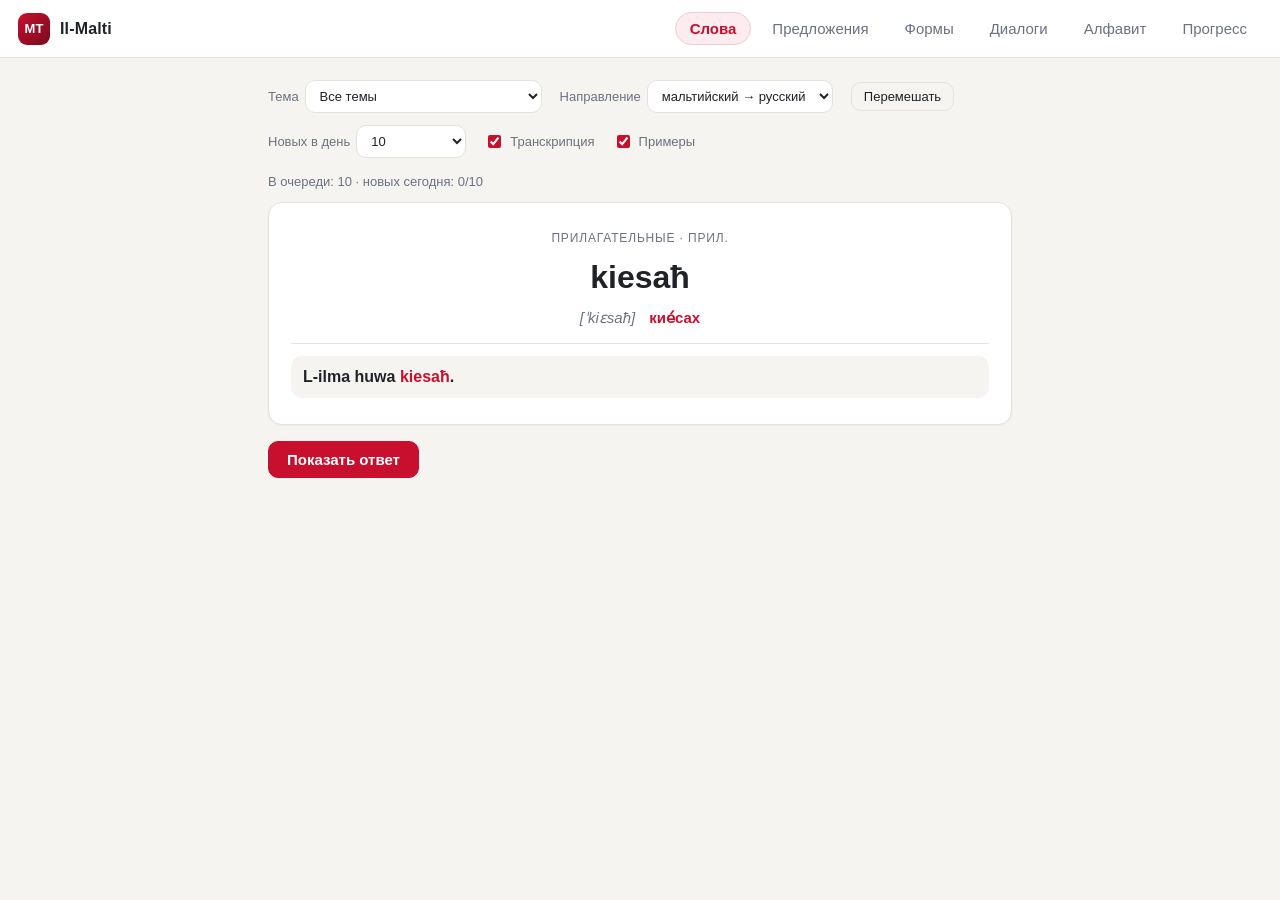
<file: index.html>
<!doctype html>
<html lang="ru">
<head>
  <meta charset="utf-8">
  <meta name="viewport" content="width=device-width, initial-scale=1">
  <title>Il-Malti — учим мальтийский</title>
  <meta name="theme-color" content="#c8102e">
  <meta name="description" content="Слова, фразы, формы и диалоги мальтийского языка. Работает без интернета.">
  <link rel="manifest" href="manifest.webmanifest">
  <link rel="icon" href="icon-192.png">
  <link rel="apple-touch-icon" href="icon-192.png">
  <link rel="stylesheet" href="styles.css">
</head>
<body>
  <header class="top">
    <div class="brand"><span class="logo">MT</span> Il-Malti<span class="offline-badge" id="offline-badge" hidden>офлайн</span></div>
    <nav class="tabs" id="tabs">
      <button class="tab" data-tab="words">Слова</button>
      <button class="tab" data-tab="sentences">Предложения</button>
      <button class="tab" data-tab="forms">Формы</button>
      <button class="tab" data-tab="dialogues">Диалоги</button>
      <button class="tab" data-tab="alphabet">Алфавит</button>
      <button class="tab" data-tab="progress">Прогресс</button>
    </nav>
  </header>

  <main>
    <section id="view-words" class="view">
      <div class="bar">
        <label>Тема <select id="w-topic"></select></label>
        <label>Направление
          <select id="w-dir">
            <option value="mt-ru">мальтийский → русский</option>
            <option value="ru-mt">русский → мальтийский</option>
          </select>
        </label>
        <button id="w-shuffle" class="btn ghost small">Перемешать</button>
        <label>Новых в день
          <select id="w-limit">
            <option value="5">5</option>
            <option value="10">10</option>
            <option value="15">15</option>
            <option value="20">20</option>
            <option value="30">30</option>
            <option value="0">без лимита</option>
          </select>
        </label>
        <label class="toggle"><input type="checkbox" id="w-translit" checked> Транскрипция</label>
        <label class="toggle"><input type="checkbox" id="w-examples-toggle" checked> Примеры</label>
      </div>
      <div class="counter" id="w-counter"></div>

      <div class="card" id="w-card">
        <div class="card-tag" id="w-tag"></div>
        <div class="card-main" id="w-front"></div>
        <div class="translit" id="w-translit-front" hidden></div>
        <div class="card-back" id="w-back" hidden></div>
        <div class="translit" id="w-translit-back" hidden></div>
        <div class="card-extra" id="w-back-detail" hidden></div>
        <div id="w-examples"></div>
      </div>

      <div class="done" id="w-done" hidden>
        <div class="done-title" id="w-done-title">На сегодня всё</div>
        <div class="done-text" id="w-done-text"></div>
        <div class="actions">
          <button id="w-bypass" class="btn">Учить сверх лимита</button>
          <button id="w-review-all" class="btn ghost">Повторить всё</button>
        </div>
      </div>

      <div class="actions" id="w-actions">
        <button id="w-show" class="btn">Показать ответ</button>
        <div id="w-grade" class="grade" hidden>
          <button id="w-no" class="btn bad">Не знаю</button>
          <button id="w-yes" class="btn good">Знаю</button>
        </div>
      </div>

    </section>

    <section id="view-sentences" class="view" hidden>
      <div class="bar">
        <label>Тема <select id="s-topic"></select></label>
        <label>Режим
          <select id="s-mode">
            <option value="build">Собрать из слов</option>
            <option value="choice">Выбор перевода</option>
            <option value="blanks">Заполнить пропуски</option>
            <option value="card">Карточка</option>
          </select>
        </label>
        <button id="s-next" class="btn ghost small">Другое предложение</button>
        <label>Новых фраз в день
          <select id="s-limit">
            <option value="3">3</option>
            <option value="5">5</option>
            <option value="10">10</option>
            <option value="15">15</option>
            <option value="0">без лимита</option>
          </select>
        </label>
      </div>
      <div class="counter" id="s-counter"></div>

      <div class="prompt" id="s-prompt">
        <div class="prompt-label" id="s-prompt-label">Переведите на мальтийский:</div>
        <div class="prompt-text" id="s-ru"></div>
        <div class="prompt-hint" id="s-hint"></div>
        <div id="s-known"></div>
      </div>

      <div class="done" id="s-done" hidden>
        <div class="done-title" id="s-done-title">На сегодня всё</div>
        <div class="done-text" id="s-done-text"></div>
        <div class="actions" id="s-done-actions">
          <button id="s-bypass" class="btn">Учить сверх лимита</button>
          <button id="s-review-all" class="btn ghost">Повторить доступное</button>
        </div>
      </div>

      <div id="s-work">
        <div id="s-build">
          <div class="answer" id="s-answer"></div>
          <div class="chips" id="s-chips"></div>
        </div>

        <div id="s-choice" hidden>
          <div class="choice-list" id="s-choice-list"></div>
        </div>

        <div id="s-blanks" hidden>
          <div id="s-blank-rows"></div>
          <div class="card-extra" id="s-blank-answer" hidden></div>
        </div>

        <div id="s-cardbox" hidden>
          <div class="card flipcard" id="s-flip" title="Нажмите, чтобы увидеть ответ">
            <div class="card-tag">Мальтийский</div>
            <div class="card-main" id="s-mt"></div>
          </div>
        </div>
        <div class="translit" id="s-translit" hidden></div>
      </div>

      <div class="actions" id="s-actions">
        <button id="s-check" class="btn">Проверить</button>
        <button id="s-reveal" class="btn ghost">Подсказка</button>
        <button id="s-again" class="btn ghost">Ещё раз</button>
        <button id="s-forward" class="btn" hidden>Дальше</button>
        <div id="s-grade" class="grade" hidden>
          <button id="s-no" class="btn bad">Не знаю</button>
          <button id="s-yes" class="btn good">Знаю</button>
        </div>
        <span id="s-feedback" class="feedback"></span>
      </div>
      <div class="diff" id="s-diff" hidden></div>

    </section>

    <section id="view-forms" class="view" hidden>
      <div class="bar">
        <label>Режим <select id="fm-mode"></select></label>
        <label>Новых в день
          <select id="fm-limit">
            <option value="5">5</option>
            <option value="10">10</option>
            <option value="15">15</option>
            <option value="20">20</option>
            <option value="0">без лимита</option>
          </select>
        </label>
        <button id="fm-shuffle" class="btn ghost small">Перемешать</button>
      </div>
      <div class="counter" id="fm-counter"></div>

      <div class="card" id="fm-card">
        <div class="card-tag">Подбери правильные формы</div>
        <div class="pair-prompt" id="fm-prompt"></div>
      </div>

      <div id="fm-quiz"></div>
      <input type="hidden" id="fm-correct">

      <div class="card-extra" id="fm-answer" hidden></div>
      <div class="translit" id="fm-translit" hidden></div>

      <div class="actions" id="fm-actions">
        <button id="fm-check" class="btn">Проверить</button>
        <button id="fm-reveal" class="btn ghost">Показать ответ</button>
        <button id="fm-next" class="btn ghost" hidden>Дальше</button>
        <span id="fm-feedback" class="feedback"></span>
      </div>

      <div class="done" id="fm-done" hidden>
        <div class="done-title">На сегодня всё</div>
        <div class="done-text" id="fm-done-text"></div>
        <div class="actions" id="fm-done-actions">
          <button id="fm-bypass" class="btn">Учить сверх лимита</button>
          <button id="fm-review-all" class="btn ghost">Повторить всё</button>
        </div>
      </div>
    </section>

    <section id="view-dialogues" class="view" hidden>
      <div class="bar">
        <label>Диалог <select id="dg-pick"></select></label>
        <label>Режим
          <select id="dg-mode">
            <option value="read">Чтение с переводом</option>
            <option value="drill">Перевод по репликам</option>
            <option value="reply">Выбор ответа</option>
            <option value="order">Порядок реплик</option>
            <option value="who">Кто это сказал?</option>
            <option value="build">Сборка реплики</option>
            <option value="role">Роль-плей</option>
          </select>
        </label>
        <label id="dg-role-wrap" hidden>Ваша роль
          <select id="dg-role">
            <option value="A">A</option>
            <option value="B">B</option>
          </select>
        </label>
        <label id="dg-limit-wrap" hidden>Новых реплик в день
          <select id="dg-limit">
            <option value="5">5</option>
            <option value="10">10</option>
            <option value="15">15</option>
            <option value="20">20</option>
            <option value="0">без лимита</option>
          </select>
        </label>
        <label class="toggle" id="dg-hide-wrap"><input type="checkbox" id="dg-hide"> Скрыть перевод</label>
      </div>
      <div class="counter" id="dg-counter"></div>
      <div class="blank-note" id="dg-note" hidden></div>
      <div id="dg-body"></div>
      <div class="actions" id="dg-actions" hidden>
        <button id="dg-reveal" class="btn ghost">Показать перевод</button>
        <button id="dg-forward" class="btn" hidden>Дальше</button>
        <div id="dg-grade" class="grade" hidden>
          <button id="dg-no" class="btn bad">Не знаю</button>
          <button id="dg-yes" class="btn good">Знаю</button>
        </div>
        <span id="dg-feedback" class="feedback"></span>
      </div>
      <div class="card-extra" id="dg-answer" hidden></div>
    </section>

    <section id="view-alphabet" class="view" hidden>
      <p class="hint">Мальтийский алфавит: 30 букв, латиница с диакритикой. Рядом с буквой — как она читается и пример слова.</p>
      <div class="alpha-grid" id="alpha-grid"></div>
      <div class="hint">Полезные символы — нажмите, чтобы скопировать:</div>
      <div class="kbd" id="copy-kbd"></div>

      <h3>Как читать транскрипцию</h3>
      <ul class="legend">
        <li><b>кэ́лма</b> — знак ́ показывает ударный гласный.</li>
        <li><b>ў</b> — неслоговое «у»: <b>ўие́хэт</b> (wieħed) звучит как «уиехэт» одним выдохом.</li>
        <li><b>ъ</b> — гортанная смычка (буква <b>q</b>): <b>суъ</b> (suq), <b>аъ</b> в середине слова.</li>
        <li><b>х</b> — глубокий «х» (буква <b>ħ</b>), <b>ш</b> — буква <b>x</b>, <b>ц</b> — буква <b>z</b>, <b>з</b> — буква <b>ż</b>.</li>
        <li><b>għ</b> и <b>h</b> не читаются; <b>għ</b> обычно удлиняет соседнюю гласную.</li>
        <li>Долгота гласных в транскрипции не показана, а звонкие на конце оглушаются: <b>ħobż</b> → <b>хобс</b>.</li>
      </ul>

      <h3>Откуда данные</h3>
      <p class="hint" id="data-source">Род, множественное число и формы прилагательных сверены с Викисловарём. Спряжение глаголов (семь лиц настоящего времени) сверено с конъюгатором <a href="https://verb.mt/" target="_blank" rel="noopener">verb.mt</a> — проект «Għidha bil-Malti» при поддержке Aġenzija Nazzjonali tal-Litteriżmu.</p>
    </section>

    <section id="view-progress" class="view" hidden>
      <div class="stats-grid" id="p-stats"></div>
      <h3>Слова по коробкам</h3>
      <div class="boxes" id="p-boxes"></div>
      <h3>Прогресс по наборам</h3>
      <div class="sets" id="p-sets"></div>
      <h3>Ответы по режимам</h3>
      <div class="sets" id="p-kinds"></div>
      <h3>Ответы за последние 7 дней</h3>
      <div class="days" id="p-days"></div>
      <div class="actions">
        <button id="p-reset" class="btn bad">Сбросить прогресс</button>
      </div>
    </section>
  </main>

  <div id="toast" class="toast" hidden></div>

  <script src="data/words.js"></script>
  <script src="data/sentences.js"></script>
  <script src="data/ipa.js"></script>
  <script src="data/links.js"></script>
  <script src="data/pairs.js"></script>
  <script src="data/forms.js"></script>
  <script src="data/blanks.js"></script>
  <script src="data/dialogues.js"></script>
  <script src="app.js"></script>
</body>
</html>
</file>
<file: styles.css>
:root {
  --bg: #f6f4f1;
  --panel: #ffffff;
  --ink: #1f2328;
  --muted: #6b7280;
  --line: #e5e1dc;
  --accent: #c8102e;
  --accent-soft: #fdecef;
  --good: #157f4a;
  --good-soft: #e7f6ee;
  --bad: #b3261e;
  --bad-soft: #fdeceb;
  --radius: 14px;
}

* { box-sizing: border-box; }

[hidden] { display: none !important; }

html, body {
  margin: 0;
  padding: 0;
  background: var(--bg);
  color: var(--ink);
  font-family: -apple-system, BlinkMacSystemFont, "Segoe UI", Roboto, "Helvetica Neue", Arial, sans-serif;
  font-size: 16px;
  line-height: 1.5;
}

.top {
  background: var(--panel);
  border-bottom: 1px solid var(--line);
  padding: 12px 18px;
  display: flex;
  flex-wrap: wrap;
  gap: 12px;
  align-items: center;
  justify-content: space-between;
  position: sticky;
  top: 0;
  z-index: 10;
}

.brand {
  font-weight: 700;
  letter-spacing: .01em;
  display: flex;
  align-items: center;
  gap: 10px;
}

.logo {
  display: inline-grid;
  place-items: center;
  width: 32px;
  height: 32px;
  border-radius: 9px;
  background: linear-gradient(135deg, var(--accent), #7a0a1c);
  color: #fff;
  font-size: 13px;
  font-weight: 800;
}

.tabs { display: flex; gap: 6px; flex-wrap: wrap; }

.tab {
  border: 1px solid transparent;
  background: transparent;
  color: var(--muted);
  padding: 7px 14px;
  border-radius: 999px;
  font-size: 15px;
  cursor: pointer;
}

.tab:hover { background: var(--bg); color: var(--ink); }

.tab.active {
  background: var(--accent-soft);
  border-color: #f3c9d1;
  color: var(--accent);
  font-weight: 600;
}

main {
  max-width: 780px;
  margin: 0 auto;
  padding: 22px 18px 60px;
}

.bar {
  display: flex;
  flex-wrap: wrap;
  gap: 12px 18px;
  align-items: center;
  margin-bottom: 14px;
}

.bar label {
  font-size: 13px;
  color: var(--muted);
  display: flex;
  align-items: center;
  gap: 6px;
}

select, textarea, input {
  font: inherit;
  color: var(--ink);
  background: var(--panel);
  border: 1px solid var(--line);
  border-radius: 10px;
  padding: 7px 10px;
}

select { cursor: pointer; }

textarea { width: 100%; resize: vertical; min-height: 64px; }

.counter {
  font-size: 13px;
  color: var(--muted);
  margin-bottom: 10px;
}

.card {
  background: var(--panel);
  border: 1px solid var(--line);
  border-radius: var(--radius);
  padding: 26px 22px;
  text-align: center;
  box-shadow: 0 1px 2px rgba(20, 20, 40, .04);
}

.card.revealed { border-color: #edd3d8; }

.card-tag {
  font-size: 12px;
  text-transform: uppercase;
  letter-spacing: .07em;
  color: var(--muted);
  margin-bottom: 10px;
}

.card-main {
  font-size: 32px;
  font-weight: 700;
  line-height: 1.25;
  word-break: break-word;
}

.card-back {
  margin-top: 14px;
  padding-top: 14px;
  border-top: 1px dashed var(--line);
  font-size: 22px;
  color: var(--accent);
  font-weight: 600;
}

.card-extra {
  margin-top: 8px;
  font-size: 14px;
  color: var(--muted);
}

.card-extra div { margin-top: 2px; }

.translit {
  margin-top: 10px;
  display: flex;
  flex-wrap: wrap;
  gap: 4px 14px;
  justify-content: center;
  align-items: baseline;
  font-size: 15px;
  color: var(--muted);
}

.translit .ipa { font-style: italic; }

.translit .ru-say { color: var(--accent); font-weight: 600; }

.examples {
  margin-top: 14px;
  padding-top: 12px;
  border-top: 1px solid var(--line);
  text-align: left;
}

.ex {
  background: var(--bg);
  border-radius: 10px;
  padding: 9px 12px;
  margin-top: 8px;
}

.ex:first-child { margin-top: 0; }

.ex-mt { font-size: 16px; font-weight: 600; }

.ex-mt .hl { color: var(--accent); }

.ex-ru { font-size: 14px; color: var(--muted); margin-top: 2px; }

.ex-empty { font-size: 13px; color: var(--muted); }

/* ---------- режим «Сочетания» ---------- */

.pair-prompt {
  display: flex;
  flex-wrap: wrap;
  align-items: baseline;
  justify-content: center;
  gap: 12px;
}

.pair-part { font-size: 30px; font-weight: 700; }

.pair-plus { font-size: 22px; color: var(--muted); }

.quiz-row { margin-top: 16px; }

.quiz-label {
  font-size: 13px;
  color: var(--muted);
  margin-bottom: 7px;
}

.quiz-options { display: flex; flex-wrap: wrap; gap: 8px; }

.opt {
  font: inherit;
  background: var(--panel);
  border: 1px solid var(--line);
  border-radius: 10px;
  padding: 9px 16px;
  cursor: pointer;
}

.opt:hover { border-color: #d9cfc7; }

.opt.picked {
  background: var(--accent-soft);
  border-color: #f3c9d1;
  color: var(--accent);
  font-weight: 600;
}

.opt.ok {
  background: var(--good-soft);
  border-color: #a8d8bd;
  color: var(--good);
  font-weight: 700;
}

.opt.bad {
  background: var(--bad-soft);
  border-color: #edb9b4;
  color: var(--bad);
  text-decoration: line-through;
}

.diff {
  margin-top: 12px;
  padding: 12px 14px;
  background: var(--panel);
  border: 1px solid var(--line);
  border-radius: 10px;
  font-size: 15px;
}

.diff-row { display: flex; flex-wrap: wrap; gap: 6px; align-items: baseline; margin-top: 4px; }
.diff-row:first-child { margin-top: 0; }

.diff-tag {
  font-size: 12px;
  color: var(--muted);
  min-width: 88px;
}

.diff-row span { border-radius: 4px; padding: 0 3px; }
.diff-row .dt-ok { color: var(--muted); }
.diff-row .dt-bad { background: var(--bad-soft); color: var(--bad); font-weight: 600; }

.diff-note { font-size: 12px; color: var(--muted); margin-top: 6px; }

.pair-answer {
  font-size: 22px;
  font-weight: 700;
}

.pair-answer-ru { color: var(--muted); margin-top: 2px; }

.toggle {
  display: flex;
  align-items: center;
  gap: 6px;
  font-size: 13px;
  color: var(--muted);
  cursor: pointer;
  user-select: none;
}

.toggle input { accent-color: var(--accent); cursor: pointer; }

.legend {
  margin: 0;
  padding-left: 20px;
  color: var(--muted);
  font-size: 14px;
}

.legend li { margin-bottom: 6px; }

.legend b { color: var(--ink); }

.done {
  background: var(--panel);
  border: 1px solid var(--line);
  border-left: 4px solid var(--good);
  border-radius: var(--radius);
  padding: 22px;
}

.done-title { font-size: 20px; font-weight: 700; color: var(--good); }

.done-text { color: var(--muted); margin-top: 6px; font-size: 14px; }

.done.locked { border-left-color: #d9a441; }

.done.locked .done-title { color: #a9741c; }

.done .actions { margin-top: 16px; }

.actions {
  display: flex;
  flex-wrap: wrap;
  gap: 10px;
  align-items: center;
  margin-top: 16px;
}

.btn {
  border: 1px solid var(--accent);
  background: var(--accent);
  color: #fff;
  padding: 9px 18px;
  border-radius: 10px;
  font-size: 15px;
  font-weight: 600;
  cursor: pointer;
}

.btn:hover { filter: brightness(1.06); }

.btn.ghost {
  background: transparent;
  color: var(--ink);
  border-color: var(--line);
  font-weight: 500;
}

.btn.ghost:hover { background: var(--panel); }

.btn.small { font-size: 13px; padding: 6px 12px; }

.btn.good { background: var(--good); border-color: var(--good); }
.btn.bad { background: var(--bad); border-color: var(--bad); }

.grade { display: flex; gap: 10px; }

.prompt {
  background: var(--panel);
  border: 1px solid var(--line);
  border-radius: var(--radius);
  padding: 18px;
  margin-bottom: 14px;
}

.prompt-label { font-size: 13px; color: var(--muted); }

.prompt-text { font-size: 22px; font-weight: 600; margin-top: 4px; }

.prompt-hint { font-size: 13px; color: var(--muted); margin-top: 6px; }

.new-words { display: block; margin-top: 8px; font-size: 13px; color: var(--muted); }

.new-words b { color: var(--accent); }

.answer {
  min-height: 52px;
  background: var(--panel);
  border: 1px dashed var(--line);
  border-radius: var(--radius);
  padding: 10px;
  display: flex;
  flex-wrap: wrap;
  gap: 8px;
  align-items: center;
  margin-bottom: 12px;
}

.answer .placeholder { color: var(--muted); font-size: 14px; padding: 4px; }

.chips { display: flex; flex-wrap: wrap; gap: 8px; }

.chip {
  font: inherit;
  background: var(--panel);
  border: 1px solid var(--line);
  border-radius: 999px;
  padding: 7px 15px;
  cursor: pointer;
}

.chip:hover { border-color: #d9cfc7; }

.chip.placed {
  background: var(--accent-soft);
  border-color: #f3c9d1;
  color: var(--accent);
  font-weight: 600;
}

.flipcard { cursor: pointer; }

.card-main.placeholder {
  color: var(--muted);
  font-size: 15px;
  font-weight: 500;
}

.blank-slot {
  display: inline-block;
  min-width: 84px;
  padding: 0 8px;
  border-bottom: 2px solid var(--accent);
  text-align: center;
  color: var(--accent);
  font-weight: 700;
}

.blank-slot.ok { border-bottom-color: var(--good); color: var(--good); }
.blank-slot.bad { border-bottom-color: var(--bad); color: var(--bad); text-decoration: line-through; }

.blank-row { margin-top: 14px; }

.blank-hint {
  font-size: 13px;
  color: var(--muted);
  margin-bottom: 6px;
}

.dlg-line {
  display: grid;
  grid-template-columns: 26px 1fr;
  gap: 10px;
  padding: 10px 0;
  border-bottom: 1px solid var(--line);
}

.dlg-line:last-child { border-bottom: 0; }

.dlg-who { font-weight: 700; color: var(--accent); }

.dlg-mt { font-size: 17px; font-weight: 600; }

.dlg-ru { font-size: 14px; color: var(--muted); margin-top: 2px; }

.dlg-ru.hidden { visibility: hidden; }

.dg-ans {
  padding: 10px 12px;
  background: var(--bg);
  border-radius: 10px;
  margin-top: 8px;
}

.dg-ans:first-child { margin-top: 0; }

.dg-ans-label {
  font-size: 12px;
  text-transform: uppercase;
  letter-spacing: .06em;
  color: var(--muted);
  margin-bottom: 4px;
}

.dlg-prev {
  padding: 12px 14px;
  background: var(--panel);
  border: 1px solid var(--line);
  border-radius: 12px;
  margin-bottom: 12px;
}

.blank-note {
  margin-top: 10px;
  padding: 10px 12px;
  background: var(--accent-soft);
  border-radius: 10px;
  font-size: 13px;
  color: var(--ink);
}

.choice-list { display: flex; flex-direction: column; gap: 8px; margin: 4px 0 12px; }

.opt-sentence {
  font: inherit;
  text-align: left;
  background: var(--panel);
  border: 1px solid var(--line);
  border-radius: 12px;
  padding: 13px 16px;
  font-size: 17px;
  cursor: pointer;
}

.opt-sentence:hover { border-color: #d9cfc7; }

.opt-sentence.picked {
  background: var(--accent-soft);
  border-color: #f3c9d1;
  color: var(--accent);
  font-weight: 600;
}

.opt-sentence.ok {
  background: var(--good-soft);
  border-color: #a8d8bd;
  color: var(--good);
  font-weight: 700;
}

.opt-sentence.bad {
  background: var(--bad-soft);
  border-color: #edb9b4;
  color: var(--bad);
  text-decoration: line-through;
}

.kbd { display: flex; flex-wrap: wrap; gap: 6px; margin: 10px 0; }

.key {
  font: inherit;
  min-width: 40px;
  background: var(--panel);
  border: 1px solid var(--line);
  border-bottom-width: 2px;
  border-radius: 8px;
  padding: 6px 10px;
  cursor: pointer;
}

.key:hover { background: var(--accent-soft); }

.feedback { font-size: 15px; font-weight: 600; }
.feedback.good { color: var(--good); }
.feedback.bad { color: var(--bad); }
.feedback.neutral { color: var(--muted); font-weight: 500; }

.hint { color: var(--muted); font-size: 14px; }

.alpha-grid {
  display: grid;
  grid-template-columns: repeat(auto-fill, minmax(150px, 1fr));
  gap: 10px;
  margin: 14px 0 22px;
}

.alpha-cell {
  font: inherit;
  text-align: left;
  background: var(--panel);
  border: 1px solid var(--line);
  border-radius: 12px;
  padding: 10px 12px;
  cursor: pointer;
  display: flex;
  flex-direction: column;
  gap: 2px;
}

.alpha-cell:hover { border-color: #edd3d8; }

.alpha-letter { font-size: 19px; font-weight: 700; }
.alpha-sound { font-size: 13px; color: var(--accent); }
.alpha-ex { font-size: 12px; color: var(--muted); }

.stats-grid {
  display: grid;
  grid-template-columns: repeat(auto-fill, minmax(160px, 1fr));
  gap: 12px;
  margin-bottom: 22px;
}

.stat {
  background: var(--panel);
  border: 1px solid var(--line);
  border-radius: 12px;
  padding: 14px;
}

.stat-value { font-size: 24px; font-weight: 700; }
.stat-label { font-size: 13px; color: var(--muted); }

h3 { font-size: 15px; margin: 22px 0 10px; color: var(--muted); text-transform: uppercase; letter-spacing: .06em; }

.box-row {
  display: grid;
  grid-template-columns: 110px 1fr 40px;
  gap: 10px;
  align-items: center;
  margin-bottom: 7px;
  font-size: 14px;
}

.box-label { color: var(--muted); }

.box-track {
  background: #ece8e3;
  border-radius: 999px;
  height: 12px;
  overflow: hidden;
}

.box-fill {
  height: 100%;
  border-radius: 999px;
  background: linear-gradient(90deg, #e4a0ad, var(--accent));
  min-width: 2px;
}

.box-fill.day { background: linear-gradient(90deg, #9fd0b6, var(--good)); }

.box-count { text-align: right; font-variant-numeric: tabular-nums; }

.set-row {
  display: grid;
  grid-template-columns: 1fr auto auto auto auto;
  gap: 10px 16px;
  align-items: baseline;
  padding: 9px 0;
  border-bottom: 1px solid var(--line);
  font-size: 14px;
}

.set-row:last-child { border-bottom: 0; }

.set-name { font-weight: 600; }

.set-num { color: var(--muted); white-space: nowrap; }

.set-num b { color: var(--ink); }

.set-next { color: var(--muted); font-size: 13px; }

@media (max-width: 620px) {
  .set-row { grid-template-columns: 1fr 1fr; }
  .set-name { grid-column: 1 / -1; }
}

.toast {
  position: fixed;
  left: 50%;
  bottom: 24px;
  transform: translateX(-50%);
  background: #1f2328;
  color: #fff;
  padding: 10px 18px;
  border-radius: 999px;
  font-size: 14px;
  z-index: 50;
  max-width: 90vw;
}

@media (max-width: 520px) {
  .card-main { font-size: 26px; }
  .prompt-text { font-size: 19px; }
  .box-row { grid-template-columns: 92px 1fr 34px; }
}

/* офлайн-пометка в шапке (REQ-OFFLINE-05) */
.offline-badge {
  margin-left: 8px;
  padding: 2px 8px;
  border-radius: 999px;
  font-size: 11px;
  font-weight: 600;
  text-transform: uppercase;
  letter-spacing: 0.4px;
  background: var(--accent-soft);
  color: var(--accent);
  vertical-align: middle;
}
</file>
